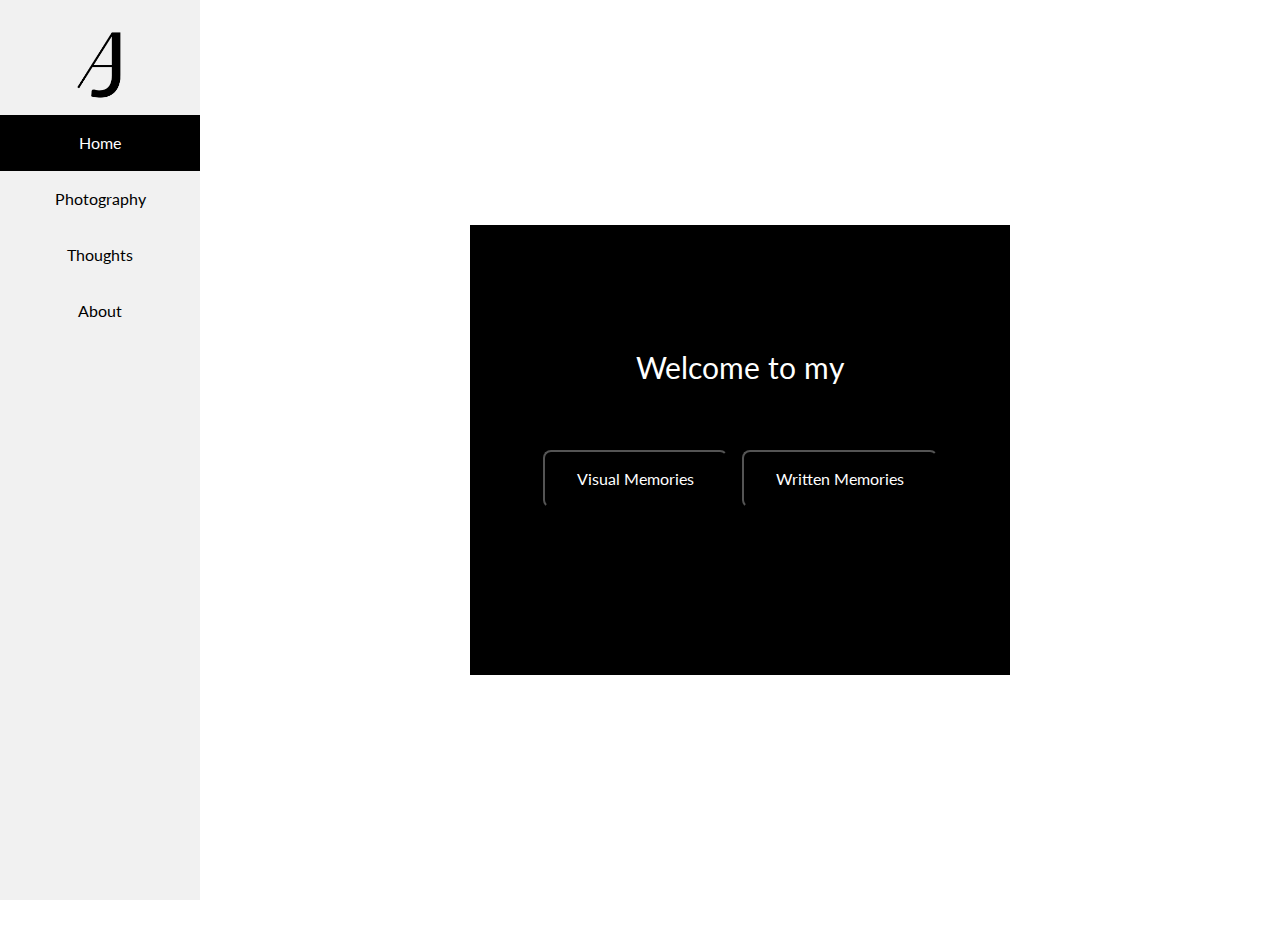
<file: index.html>
<!-- images included in this page: IMG_0377.jpg, IMG_0726.jpg, IMG_3571.JPG, IMG_4491.jpg, IMG_2814.JPG-->
<!DOCTYPE html>
<html lang="en" dir="ltr">
  <head>
    <!-- Global site tag (gtag.js) - Google Analytics -->
    <script async src="https://www.googletagmanager.com/gtag/js?id=UA-138714808-1"></script>
    <script>
      window.dataLayer = window.dataLayer || [];
      function gtag(){dataLayer.push(arguments);}
      gtag('js', new Date());

      gtag('config', 'UA-138714808-1');
    </script>

    <meta charset="utf-8">
    <title>Amanda Jung</title>

    <!--CSS Sheets-->
    <!-- <link rel="stylesheet" href="css/default.css"> -->
    <link rel="stylesheet" type="text/css" href="css/html5reset.css">
        <link rel="stylesheet" href="https://maxcdn.bootstrapcdn.com/bootstrap/4.3.1/css/bootstrap.min.css">
    <link rel="stylesheet" href="css/style.css">

    <!--Text Font & Font Awesome (for icons)-->
    <link href="https://fonts.googleapis.com/css?family=Lato" rel="stylesheet">
    <link rel="stylesheet" href="https://use.fontawesome.com/releases/v5.7.2/css/all.css" integrity="sha384-fnmOCqbTlWIlj8LyTjo7mOUStjsKC4pOpQbqyi7RrhN7udi9RwhKkMHpvLbHG9Sr" crossorigin="anonymous">

    <!-- Responsiveness-->
    <meta name="viewport" content="width=device-width, initial-scale=1.0">
  </head>

  <body>
    <!--Skip to Main Content Button-->
    <a href="#main_content" class="skip">Skip to Main Content</a>

    <!--Side Navigation Bar-->
    <nav class="sidenav" id='test_sidenav'>
      <a href="index.html" id="logo"><img src="images/logo.png" alt="Initials of Amanda Jung"></a>
      <div id='pages'>
          <a class="active" href=index.html>Home</a>
          <a href=photography.html>Photography</a>
          <a href=thoughts.html>Thoughts</a>
          <a href=about.html>About</a>
      </div>
      <a href="javascript:void(0);" id="icon" onclick="hamburger_menu()"><i class="fa fa-bars"></i></a>
    </nav>

    <!--Main Content-->
    <main class='home_content' id="main_content">
      <!--Level One Heading-->
      <h1>Home</h1>

      <div id='home_content'>
        <!--Welcome Screen-->
        <div id="welcome_screen"></div>

        <div id='buttons'>
          <a href='photography.html'><button type='button'>Visual Memories</button></a>
          <a href='thoughts.html'><button type='button'>Written Memories</button></a>
        </div>

      </div>

    </main>

    <!--Footer-->
    <footer>
      <a href="https://www.linkedin.com/in/amajung" aria-label="Learn more about Amanda Jung's professional background."><i class="fab fa-linkedin-in"></i></a>
    </footer>

    <script src="js/hamburger_menu.js"></script>
    <script src="js/typewriter_effect.js"></script>
  </body>

</html>
</file>
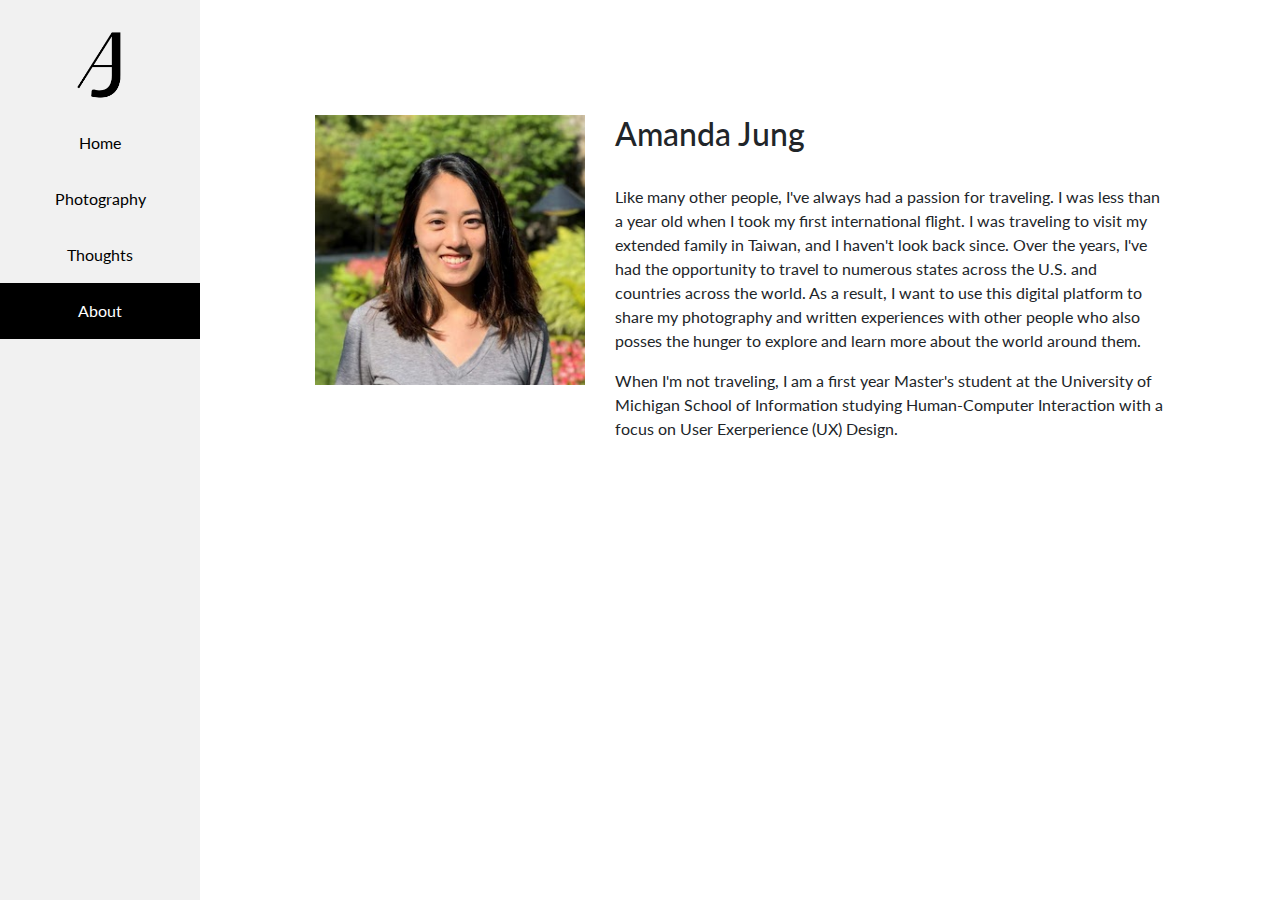
<file: about.html>
<!-- images included in this page: IMG_0490.jpeg-->
<!DOCTYPE html>
<html lang="en" dir="ltr">
  <head>
    <!-- Global site tag (gtag.js) - Google Analytics -->
    <script async src="https://www.googletagmanager.com/gtag/js?id=UA-138714808-1"></script>
    <script>
      window.dataLayer = window.dataLayer || [];
      function gtag(){dataLayer.push(arguments);}
      gtag('js', new Date());

      gtag('config', 'UA-138714808-1');
    </script>

    <meta charset="utf-8">
    <title>Amanda Jung</title>

    <!--CSS Sheets-->
    <!--link rel="stylesheet" href="css/default.css"-->
    <link rel="stylesheet" type="text/css" href="css/html5reset.css">
    <link rel="stylesheet" href="https://maxcdn.bootstrapcdn.com/bootstrap/4.3.1/css/bootstrap.min.css">
    <link rel="stylesheet" href="css/style.css">

    <!--Text Font & Font Awesome (for icons)-->
    <link href="https://fonts.googleapis.com/css?family=Lato" rel="stylesheet">
    <link rel="stylesheet" href="https://use.fontawesome.com/releases/v5.7.2/css/all.css" integrity="sha384-fnmOCqbTlWIlj8LyTjo7mOUStjsKC4pOpQbqyi7RrhN7udi9RwhKkMHpvLbHG9Sr" crossorigin="anonymous">

    <!-- Responsiveness-->
    <meta name="viewport" content="width=device-width, initial-scale=1.0">
  </head>

  <body>
    <!--Skip to Main Content Button-->
    <a href="#main_content" class="skip">Skip to Main Content</a>

    <!--Side Navigation Bar-->
    <!--Side Navigation Bar-->
    <nav class="sidenav" id='test_sidenav'>
      <a href="index.html" id="logo"><img src="images/logo.png" alt="Initials of Amanda Jung"></a>
      <div id='pages'>
          <a href=index.html>Home</a>
          <a href=photography.html>Photography</a>
          <a href=thoughts.html>Thoughts</a>
          <a class="active" href=about.html>About</a>
      </div>
      <a href="javascript:void(0);" id="icon" onclick="hamburger_menu()"><i class="fa fa-bars"></i></a>
    </nav>

    <main class="about_content" id="main_content">
      <!--Level One Heading-->
      <h1>About Me</h1>
      
      <!--Masthead-->
      <div class="flipbox">
        <div class="flipbox_inner">

          <div class="flipbox_front">
            <div class="profile"><img src=images/profile.jpeg alt="Profile picture of Amanda"></div>
          </div>

          <div class="flipbox_back">
            <div class="profile"><img src=images/profile2.jpg alt="Profile picture of Amanda"></div>
          </div>

        </div>
      </div>

      <!--Purpose-->
      <div class="bio">
        <h2>Amanda Jung</h2><br>

        <p>Like many other people, I've always had a passion for traveling. I was less than a year old when I took my first international flight. I was traveling to visit my extended family in Taiwan, and I haven't look back since. Over the years, I've had the opportunity to travel to numerous states across the U.S. and countries across the world. As a result, I want to use this digital platform to share my photography and written experiences with other people who also posses the hunger to explore and learn more about the world around them.</p>

        <p>When I'm not traveling, I am a first year Master's student at the University of Michigan School of Information studying Human-Computer Interaction with a focus on User Exerperience (UX) Design.</p>
      </div>

    </main>

    <!--Footer-->
    <footer>
      <a href="https://www.linkedin.com/in/amajung" aria-label="Learn more about Amanda Jung's professional background."><i class="fab fa-linkedin-in"></i></a>
    </footer>

    <script src="js/hamburger_menu.js"></script>
  </body>

</html>
</file>
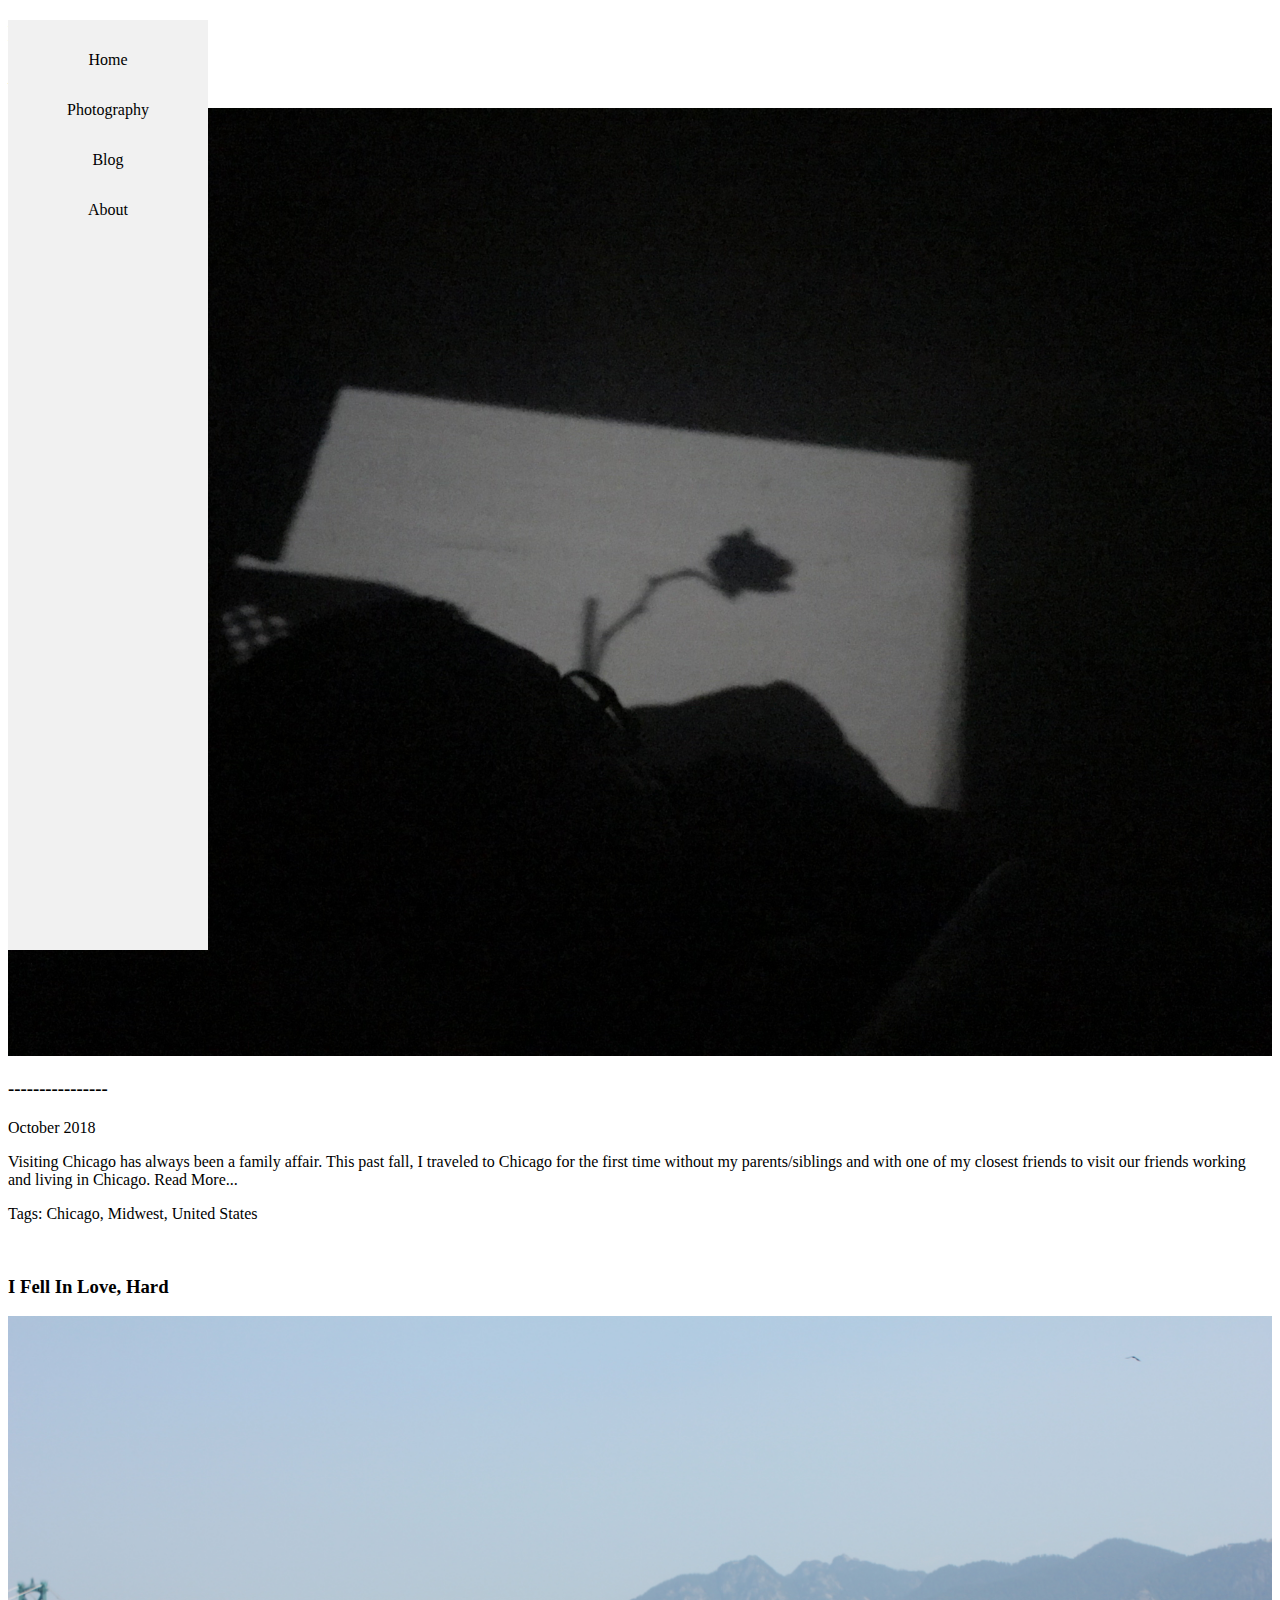
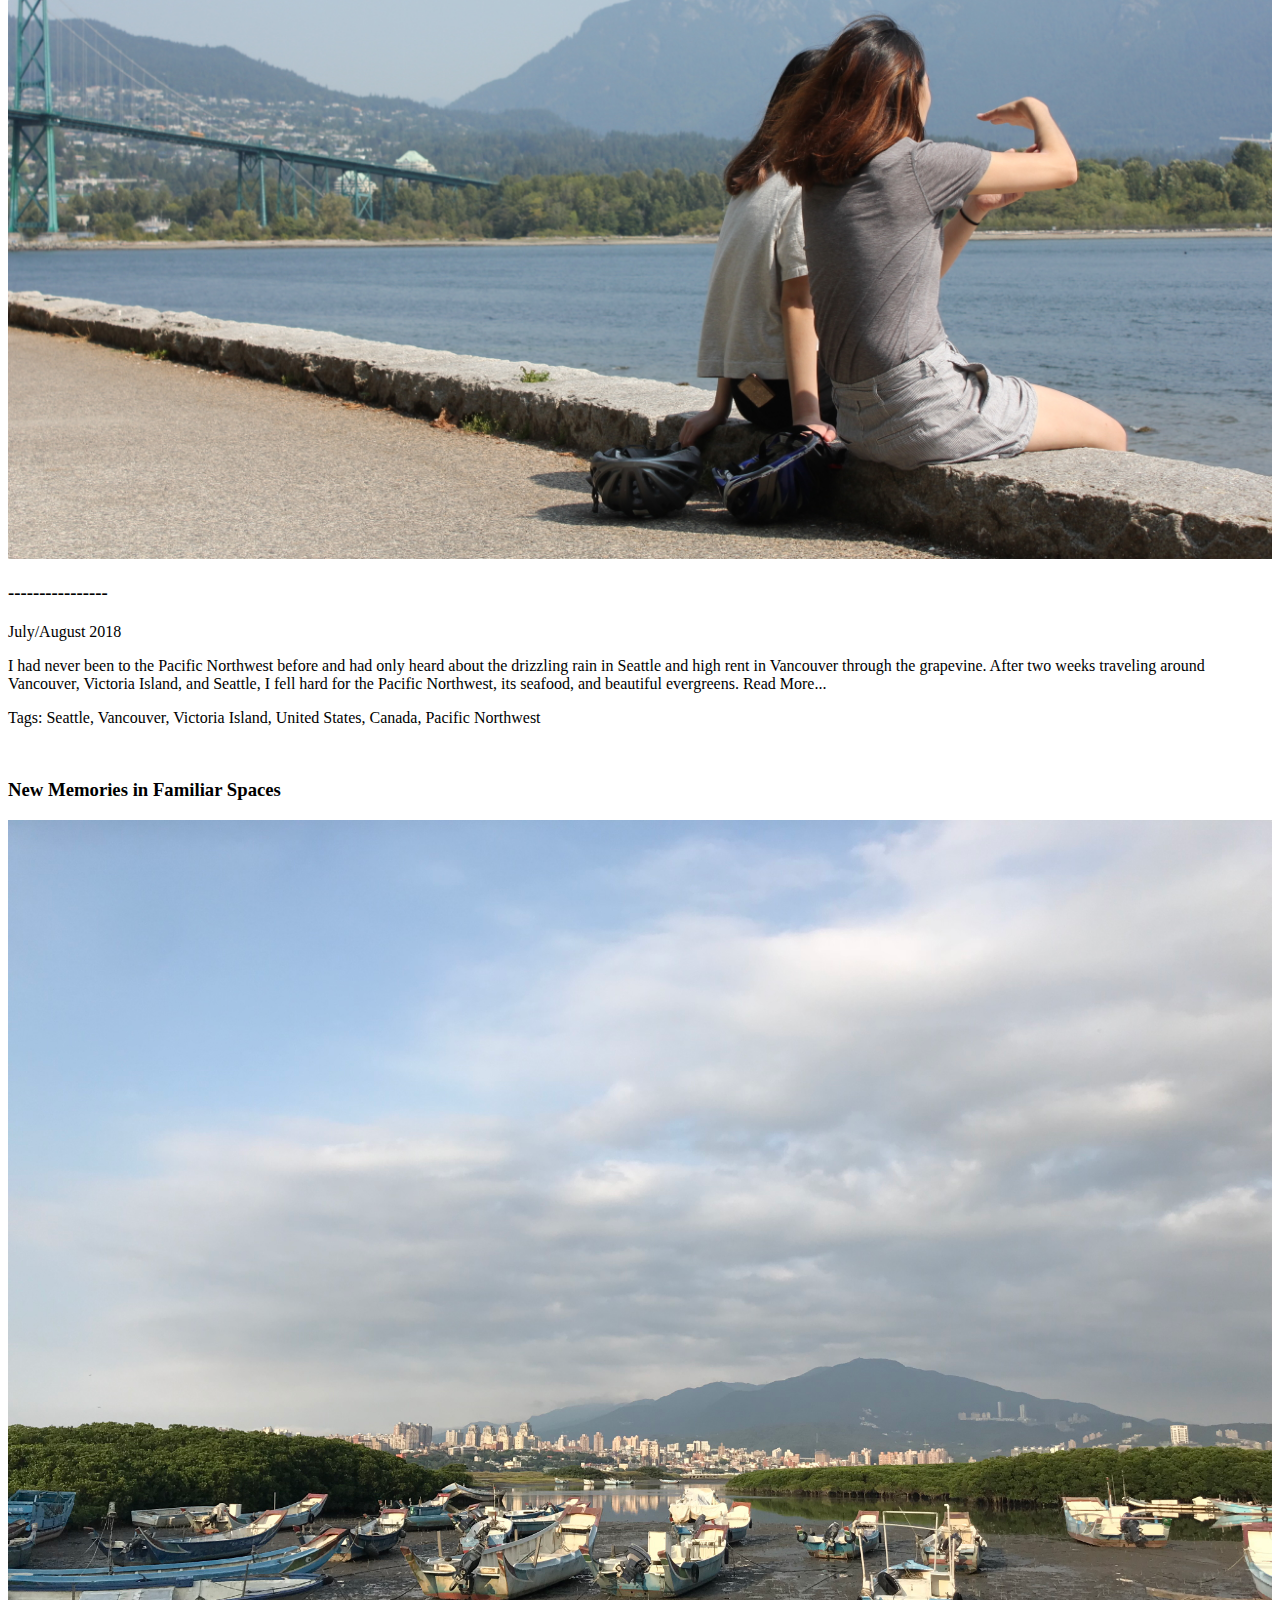
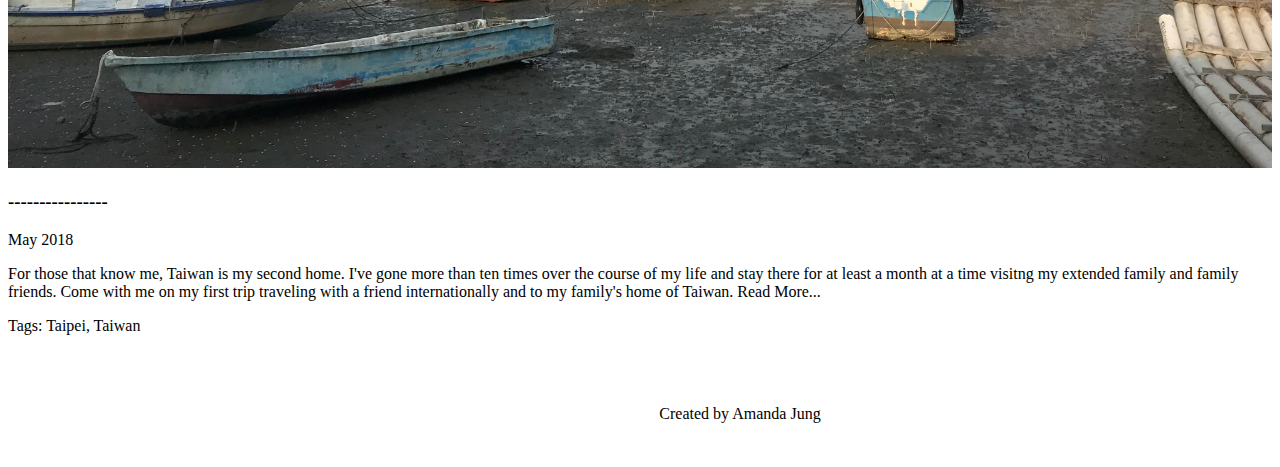
<file: blog.html>
<!-- images included in this page: IMG_2814.JPG-->
<!DOCTYPE html>
<html lang="en" dir="ltr">
  <head>
    <meta charset="utf-8">
    <title>Amanda Jung</title>

    <!--CSS Sheets-->
    <link rel="stylesheet" href="css/style.css">
  </head>

  <body>
    <header>
      <a class="logo" href="index.html"><h1>AMANDA JUNG</h1></a>
    </header>

    <!--Side Navigation Bar-->
    <div class="sidenav">
      <a href=index.html>Home</a>
      <a href=photography.html>Photography</a>
      <a href=blog.html>Blog</a>
      <a href=about.html>About</a>
    </div>

    <div class="main">

      <!--Page Title-->
      <div class="pagetitle">
        <h2>Blog</h2>
      </div>

      <!--Body-->
      <div class="blogpost1">
          <h3>A Blossomed Friendship</h3>
          <img src="images/IMG_3237.JPG" alt="Image of flower shadow in Chicago">
          <h3>----------------</h3>
          October 2018

          <p>Visiting Chicago has always been a family affair.
          This past fall, I traveled to Chicago for the first time without my parents/siblings and with one of my closest friends to visit our friends working and living in Chicago.
          Read More...</p>

          <p>Tags: Chicago, Midwest, United States</p><br>
      </div>


      <div class="blogpost2">
          <h3>I Fell In Love, Hard</h3>
          <img src="images/IMG_2814.JPG" alt="Picture of Amanda and sister at Stanley Park in Vancouver">
          <h3>----------------</h3>
          July/August 2018

          <p>I had never been to the Pacific Northwest before and had only heard about the drizzling rain in Seattle and high rent in Vancouver through the grapevine.
          After two weeks traveling around Vancouver, Victoria Island, and Seattle, I fell hard for the Pacific Northwest, its seafood, and beautiful evergreens.
          Read More...</p>

          <p>Tags: Seattle, Vancouver, Victoria Island, United States, Canada, Pacific Northwest</p><br>
      </div>

      <div class="blogpost3">
          <h3>New Memories in Familiar Spaces</h3>
          <img src="images/IMG_2168.JPG" alt="Image of Danshui harbor during low tide">
          <h3>----------------</h3>
          <p>May 2018</p>

          <p>For those that know me, Taiwan is my second home.
          I've gone more than ten times over the course of my life and stay there for at least a month at a time visitng my extended family and family friends.
          Come with me on my first trip traveling with a friend internationally and to my family's home of Taiwan.
          Read More...</p>

          <p>Tags: Taipei, Taiwan</p><br>
      </div>
    </div>

    <!--Footer-->
    <footer>
      <p>Created by Amanda Jung</p>
    </footer>

  </body>


</html>
</file>
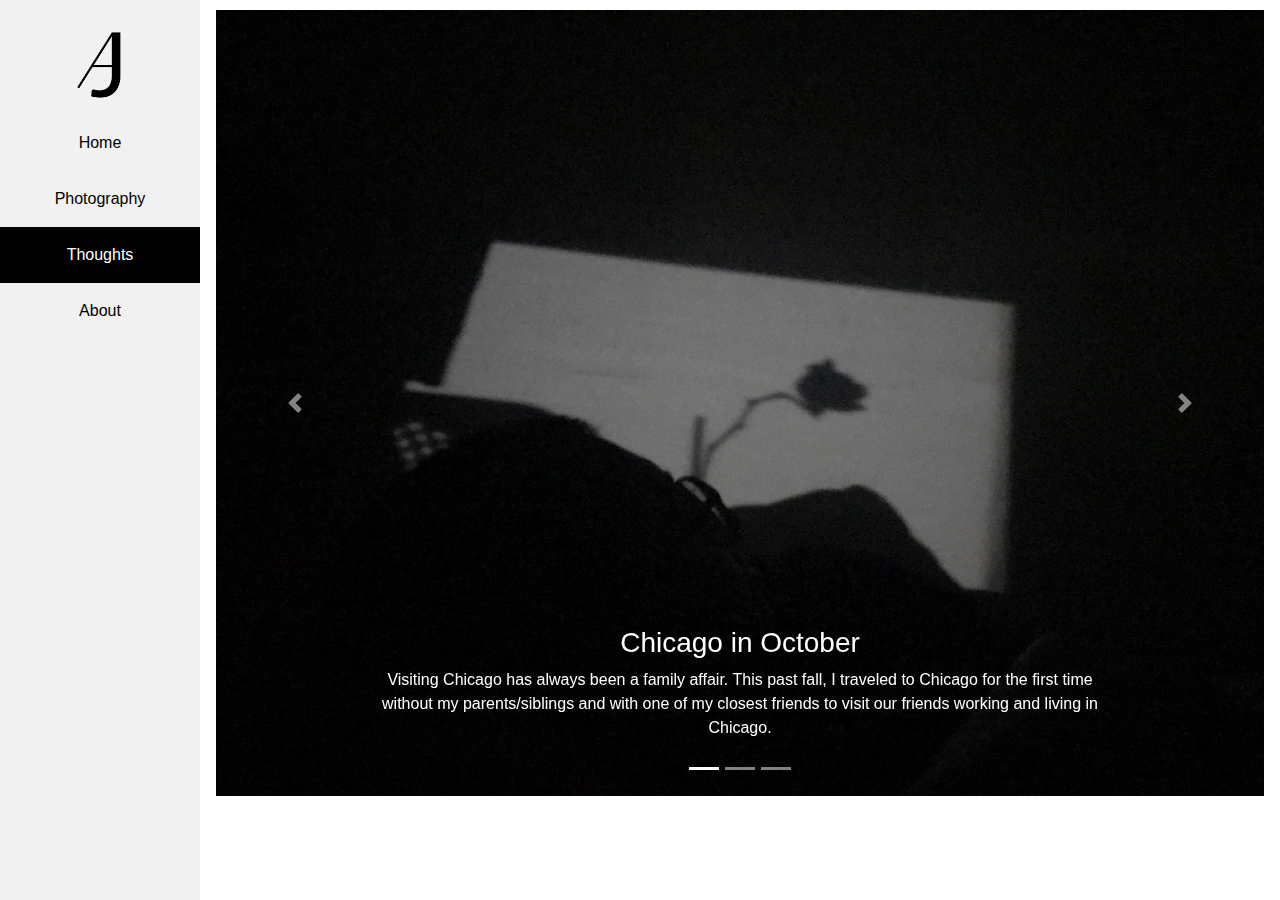
<file: thoughts.html>
<!-- images included in this page: IMG_2814.JPG-->
<!DOCTYPE html>
<html lang="en" dir="ltr">
  <head>
    <meta charset="utf-8">
    <title>Amanda Jung</title>

    <!--CSS Sheets-->
    <!--link rel="stylesheet" href="css/default.css"-->
    <link rel="stylesheet" type="text/css" href="css/html5reset.css">
    <link rel="stylesheet" href="https://maxcdn.bootstrapcdn.com/bootstrap/4.3.1/css/bootstrap.min.css">
    <link rel="stylesheet" href="css/style.css">

    <!--Text Font & Font Awesome (for icons)-->
    <link href="https://fonts.googleapis.com/css?family=Lato" rel="stylesheet">
    <link rel="stylesheet" href="https://use.fontawesome.com/releases/v5.7.2/css/all.css" integrity="sha384-fnmOCqbTlWIlj8LyTjo7mOUStjsKC4pOpQbqyi7RrhN7udi9RwhKkMHpvLbHG9Sr" crossorigin="anonymous">

    <!-- Responsiveness-->
    <meta name="viewport" content="width=device-width, initial-scale=1.0">

    <link rel="stylesheet" href="https://maxcdn.bootstrapcdn.com/bootstrap/4.3.1/css/bootstrap.min.css">
    <script src="https://ajax.googleapis.com/ajax/libs/jquery/3.3.1/jquery.min.js"></script>
    <script src="https://cdnjs.cloudflare.com/ajax/libs/popper.js/1.14.7/umd/popper.min.js"></script>
    <script src="https://maxcdn.bootstrapcdn.com/bootstrap/4.3.1/js/bootstrap.min.js"></script>

  </head>
    <!-- Global site tag (gtag.js) - Google Analytics -->
    <script async src="https://www.googletagmanager.com/gtag/js?id=UA-138714808-1"></script>
    <script>
      window.dataLayer = window.dataLayer || [];
      function gtag(){dataLayer.push(arguments);}
      gtag('js', new Date());

      gtag('config', 'UA-138714808-1');
    </script>

  <body>
    <!--Skip to Main Content Button-->
    <a href="#main_content" class="skip">Skip to Main Content</a>

    <!--Side Navigation Bar-->
    <nav class="sidenav" id='test_sidenav'>
      <a href="index.html" id="logo"><img src="images/logo.png" alt="Initials of Amanda Jung"></a>
      <div id='pages'>
          <a href=index.html>Home</a>
          <a href=photography.html>Photography</a>
          <a class="active" href=thoughts.html>Thoughts</a>
          <a href=about.html>About</a>
      </div>
      <a href="javascript:void(0);" id="icon" onclick="hamburger_menu()"><i class="fa fa-bars"></i></a>
    </nav>

    <main id="main_content">
      <!--Level One Heading-->
      <h1>Thoughts</h1>

      <div id="demo" class="carousel slide" data-ride="carousel">

        <!-- Indicators -->
        <ul class="carousel-indicators">
          <li data-target="#demo" data-slide-to="0" class="active"></li>
          <li data-target="#demo" data-slide-to="1"></li>
          <li data-target="#demo" data-slide-to="2"></li>
        </ul>

      <!-- The slideshow -->
      <div class="carousel-inner">

        <div class="carousel-item active">
          <img src="images/IMG_3237.JPG" alt="Image of flower shadow in Chicago" width="1100" height="500">
          <div class="carousel-caption">
            <h3>Chicago in October</h3>
            <p>Visiting Chicago has always been a family affair.
        This past fall, I traveled to Chicago for the first time without my parents/siblings and with one of my closest friends to visit our friends working and living in Chicago.</p>
          </div>
        </div>

        <div class="carousel-item">
          <img src="images/IMG_4544.JPG" alt="Image of mountaineous area" width="1100" height="500">
          <div class="carousel-caption">
            <h3>The Pacific Northwest in July/August</h3>
            <p>I had never been to the Pacific Northwest before and had only heard about the drizzling rain in Seattle and high rent in Vancouver through the grapevine. After two weeks traveling around Vancouver, Victoria Island, and Seattle, I fell hard for the Pacific Northwest, its seafood, and beautiful evergreens.</p>
          </div>
        </div>

        <div class="carousel-item">
          <img src="images/IMG_2347.jpg" alt="Image of Taiwan apartment buildings" width="1100" height="500">
          <div class="carousel-caption">
            <h3>Taiwan in May</h3>
            <p>For those that know me, Taiwan is my second home.
        I've gone more than ten times over the course of my life and stay there for at least a month at a time visitng my extended family and family friends.
        Come with me on my first trip traveling with a friend internationally and to my family's home of Taiwan.</p>
          </div>
        </div>

      </div>

      <!-- Left and right controls -->
      <a class="carousel-control-prev" href="#demo" data-slide="prev" aria-label="Controller that links to previous slide">
        <span class="carousel-control-prev-icon"></span>
      </a>
      <a class="carousel-control-next" href="#demo" data-slide="next" aria-label="Controller that links to next slide">
        <span class="carousel-control-next-icon"></span>
      </a>
    </div>


    </main>

    <!--Footer-->
    <footer>
      <a href="https://www.linkedin.com/in/amajung" aria-label="Learn more about Amanda Jung's professional background."><i class="fab fa-linkedin-in"></i></a>
    </footer>

    <script src="js/hamburger_menu.js"></script>
  </body>


</html>
</file>
<file: css/style.css>
/*--Skip to Content Button--*/
a.skip {
    left:-999px;
    position:absolute;
    top:auto;
    width:1px;
    height:1px;
    overflow:hidden;
    z-index:-999;
}
a.skip:focus, a.skip:active {
    color: #fff;
    background-color:#000;
    left: auto;
    top: auto;
    width: 30%;
    height: auto;
    overflow:auto;
    margin: 10px 205px;
    padding:5px;
    border-radius: 15px;
		border: 2px solid white;
    text-align:center;
    font-size:1.2em;
    z-index:999;
}

/*--Font--*/
html, body {
	font-family: Lato;
}

h1 { display: none;}

/*--Sidenav--*/
.sidenav {
	margin: 0;
	padding: 15px 0;
 	width: 200px;
  background-color: #f1f1f1;
	position: fixed;
	height: 100%;
}

.sidenav a {
	display: block;
	text-align: center;
  color: black;
  padding: 16px;
  text-decoration: none; /* Omits underline */
}

.sidenav a:hover { color: #555; }

.sidenav a.active {
	background-color: #000000;
  color: white;
}

.sidenav #logo {
	display: block;
	width: 100px;
	padding: 10px;
	margin: auto; /* Centers logo */
}

.sidenav #pages { display: block; }
.sidenav #icon { display: none; }


/*--Content--*/
#welcome_screen {
	color: white;
	text-align: center;
	margin-top: 120px;
	font-size: 30px;
}

#buttons {
	text-align: center;
	margin-top: 60px;
}

button {
  background-color: black;
  padding: 15px 32px;
	margin: 0 5px;
  text-align: center;
  display: inline-block;
  font-size: 16px;
	cursor: pointer;
	border-radius: 8px;
	color: white;
}

button a {
	color: white;
	border: white 1px;
}

button:hover {
	text-decoration: none;
	background-color: white;
	color: black;
}

#home_content {
	background-color: #000000;
  width: 50%;
  height: 50%;
  position: absolute;
  left: 50%;
  top: 50%;
  transform: translate(-50%, -50%);
}
.home_content { height: 100vh; }

main {
	position: relative;
	margin: auto;
	vertical-align: middle;
	height: 100%;
	margin-left: 200px;
	padding: 1px 16px;
	padding-top: 10px;
}

/* PHOTOGRAPHY Content */
.lightbox {
	display: none;

/* Apply basic lightbox styling */
 position: fixed;
 z-index: 9999;
 width: 100%;
 height: 100%;
 text-align: center;
 top: 0;left: 0;
 background: rgba(0,0,0,0.8);
}

/* Padding for lightbox image */
.lightbox img {
	max-width: 60%;
  max-height: 80%;
  margin-top: 5%;
}

/* Shows lightbox when it is target */
.lightbox:target { display: block; }

/* Buttons for filtering photos */
#filter_buttons { text-align: center; }
.btn.active{ border: 1px solid black; }

#content {
	display: grid;
	grid-template-columns: auto auto auto;
	padding-top: 10px;
}

.column {
	padding: 1%;
	display: none;
}

.show {	display: block; }

img { width: 100% }

/* BLOG Content */
.carousel-inner img {
  width: 100%;
  height: 80%;
}

/* ABOUT Content */
.about_content {
	display: grid;
	grid-template-columns: auto auto;
	padding: 100px;
}

.profile, .bio {
	margin: 15px;
}

/* Container for flipbox */
.flipbox {
  width: 300px;
  height: 200px;
}

/* Deals with logistics of transforming each side */
.flipbox_inner {
  transition: transform 0.8s;
  transform-style: preserve-3d;
}

/* Do an horizontal flip when you move the mouse over the flip box container */
.flipbox:hover .flipbox_inner { transform: rotateY(180deg); }

/* Position the front and back side */
.flipbox_front, .flipbox_back {
  position: absolute;
  width: 100%; height: 100%;
  backface-visibility: hidden;
}

/* Complete flipping of backside */
.flipbox_back { transform: rotateY(180deg);}

/*--Footer--*/
footer {
	margin-left: 200px;
  text-align: center;
	height: auto;
	padding: 20px;
}

/*--Responsive Layouts--*/

/*--Tablet--*/
/*Responsive toggle not opened*/
@media screen and (max-width: 768px) {
	/* Menu is closed */
	.sidenav #pages { display: none; }
  .sidenav #icon {
		display: block;
		position: absolute;
		top: 0;
		right: 0;
  }

	.sidenav {
    width: 100%;
    height: auto;
    position: relative;
  }

	.sidenav #logo {
		width: 25px;
		padding: 0;
	}

	#content {
		grid-template-columns: auto auto;
	}

	/* Menu is toggled opened */
	.sidenav.opened #pages {display: block;}

	/* Change layout of about page to repsonsive */
	.about_content {
		grid-template-columns: auto auto;
	}

	.bio {
		margin-top: 100px;
	}

  main, footer {margin-left: 0;}
}

/*--Mobile-*/
/*Responsive toggle not opened*/
@media screen and (max-width: 414px) {
	#content {
		grid-template-columns: auto;
	}
}
</file>
